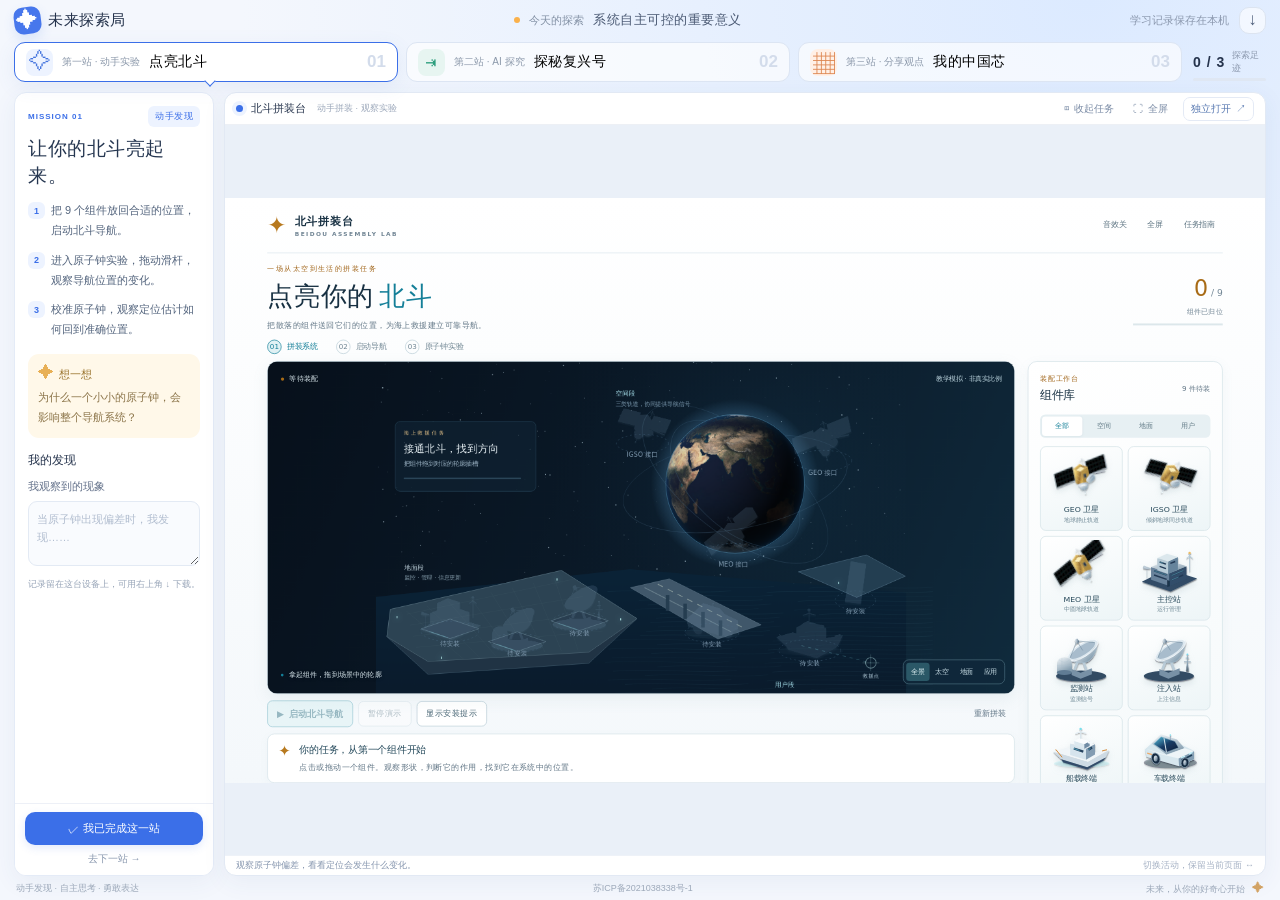
<file: site/index.html>
<!doctype html>
<html lang="zh-CN">
<head>
  <meta charset="utf-8">
  <meta name="viewport" content="width=device-width, initial-scale=1">
  <meta name="theme-color" content="#edf3ff">
  <title>未来探索局 · 自主可控课堂学习单</title>
  <link rel="icon" href="favicon.svg" type="image/svg+xml">
  <link rel="stylesheet" href="styles.css">
  <script defer src="config.js"></script>
  <script defer src="app.js"></script>
</head>
<body>
  <div class="app-shell" id="app-shell">
    <header class="header">
      <a class="brand" href="./"><span class="brand-mark" aria-hidden="true">✦</span><span>未来探索局<small>每一个小发现，都通向大未来</small></span></a>
      <div class="lesson-name"><span class="tiny-dot"></span>今天的探索 <b>系统自主可控的重要意义</b></div>
      <div class="header-actions"><span class="saved" id="save-status" role="status">学习记录保存在本机</span><button class="icon-button" id="export-button" title="下载我的学习记录" aria-label="下载我的学习记录">↓</button></div>
    </header>

    <nav class="journey" aria-label="课堂活动">
      <button class="station active" data-activity="0" aria-current="step"><span class="station-icon satellite" aria-hidden="true">✧</span><span class="station-copy"><small>第一站 · 动手实验</small><strong>点亮北斗</strong></span><span class="station-number">01</span><span class="station-check" hidden aria-label="已完成">✓</span></button>
      <span class="journey-link" aria-hidden="true">···</span>
      <button class="station" data-activity="1"><span class="station-icon train" aria-hidden="true">⇥</span><span class="station-copy"><small>第二站 · AI 探究</small><strong>探秘复兴号</strong></span><span class="station-number">02</span><span class="station-check" hidden aria-label="已完成">✓</span></button>
      <span class="journey-link" aria-hidden="true">···</span>
      <button class="station" data-activity="2"><span class="station-icon chip" aria-hidden="true">▦</span><span class="station-copy"><small>第三站 · 分享观点</small><strong>我的中国芯</strong></span><span class="station-number">03</span><span class="station-check" hidden aria-label="已完成">✓</span></button>
      <div class="journey-progress"><span id="progress-count">0 / 3</span><small>探索足迹</small><div class="progress-track"><i id="progress-fill"></i></div></div>
    </nav>

    <main class="workspace" id="workspace">
      <aside class="task-panel" id="task-panel" aria-label="活动任务与学习记录">
        <div class="task-scroll">
          <div class="mission-art" aria-hidden="true"><div class="orbit orbit-one"></div><div class="orbit orbit-two"></div><span class="art-star star-one">✦</span><span class="art-star star-two">✧</span><svg viewBox="0 0 140 120" class="mission-satellite"><g transform="rotate(-24 70 60)"><path d="M25 37h29v43H25zM86 37h29v43H86z" fill="#5187ff" stroke="#244697" stroke-width="3"/><path d="M35 37v43m10-43v43m51-43v43m10-43v43M25 51h29m-29 15h29m32-15h29m-29 15h29" stroke="#a6ccff" stroke-width="2"/><rect x="55" y="41" width="30" height="36" rx="8" fill="#fff1b3" stroke="#244697" stroke-width="3"/><path d="M70 41V24m-10 0h20M70 77v12" fill="none" stroke="#244697" stroke-width="3" stroke-linecap="round"/><circle cx="64" cy="55" r="2" fill="#244697"/><circle cx="76" cy="55" r="2" fill="#244697"/><path d="M65 63q5 5 10 0" fill="none" stroke="#244697" stroke-width="2" stroke-linecap="round"/></g></svg><span class="art-caption">小小探索家，出发！</span></div>
          <div class="task-eyebrow"><span id="task-kicker">MISSION 01</span><span class="task-tag" id="task-tag">动手发现</span></div>
          <h1 id="task-title">让你的北斗<br>亮起来。</h1>
          <p class="task-lead" id="task-lead">拼出一个系统，发现每个关键部件的力量。</p>
          <ol class="task-list" id="task-list"></ol>
          <div class="question-card"><span class="question-spark" aria-hidden="true">✦</span><strong id="question-title">想一想</strong><p id="question-text"></p></div>
          <section class="notes-section"><div class="notes-heading"><h2>我的发现</h2><span>边探索，边记录</span></div><div id="note-fields"></div><p class="notes-hint">记录留在这台设备上，可用右上角 ↓ 下载。</p></section>
        </div>
        <div class="task-bottom"><button class="complete-button" id="complete-button" aria-pressed="false"><span aria-hidden="true">✓</span><span id="complete-label">我已完成这一站</span></button><button class="next-button" id="next-button">去下一站 <span aria-hidden="true">→</span></button></div>
      </aside>

      <section class="activity-panel" aria-label="活动页面">
        <div class="activity-toolbar"><div class="activity-heading"><span class="live-dot" aria-hidden="true"></span><strong id="activity-title">北斗拼装台</strong><span id="activity-caption">动手拼装 · 观察实验</span></div><div class="activity-actions"><button class="tool-button" id="focus-button" aria-expanded="true" aria-controls="task-panel"><span aria-hidden="true">◫</span><span id="focus-label">收起任务</span></button><button class="tool-button" id="fullscreen-button"><span aria-hidden="true">⛶</span>全屏</button><a class="tool-button open-link" id="open-link" href="beidou/" target="_blank" rel="noopener noreferrer">独立打开 <span aria-hidden="true">↗</span></a></div></div>
        <div class="frame-stage" id="frame-stage"></div>
        <div class="activity-bottom"><span id="activity-tip">观察原子钟偏差，看看定位会发生什么变化。</span><span class="switch-hint">切换活动，保留当前页面 <span aria-hidden="true">↔</span></span></div>
      </section>
    </main>

    <footer class="site-footer"><span>动手发现 · 自主思考 · 勇敢表达</span><a href="https://beian.miit.gov.cn/" target="_blank" rel="noopener noreferrer">苏ICP备2021038338号-1</a><span class="footer-end">未来，从你的好奇心开始 <span aria-hidden="true">✦</span></span></footer>
  </div>
  <div class="toast" id="toast" role="status" hidden></div>
  <div class="celebration" id="celebration" aria-hidden="true"></div>
</body>
</html>
</file>
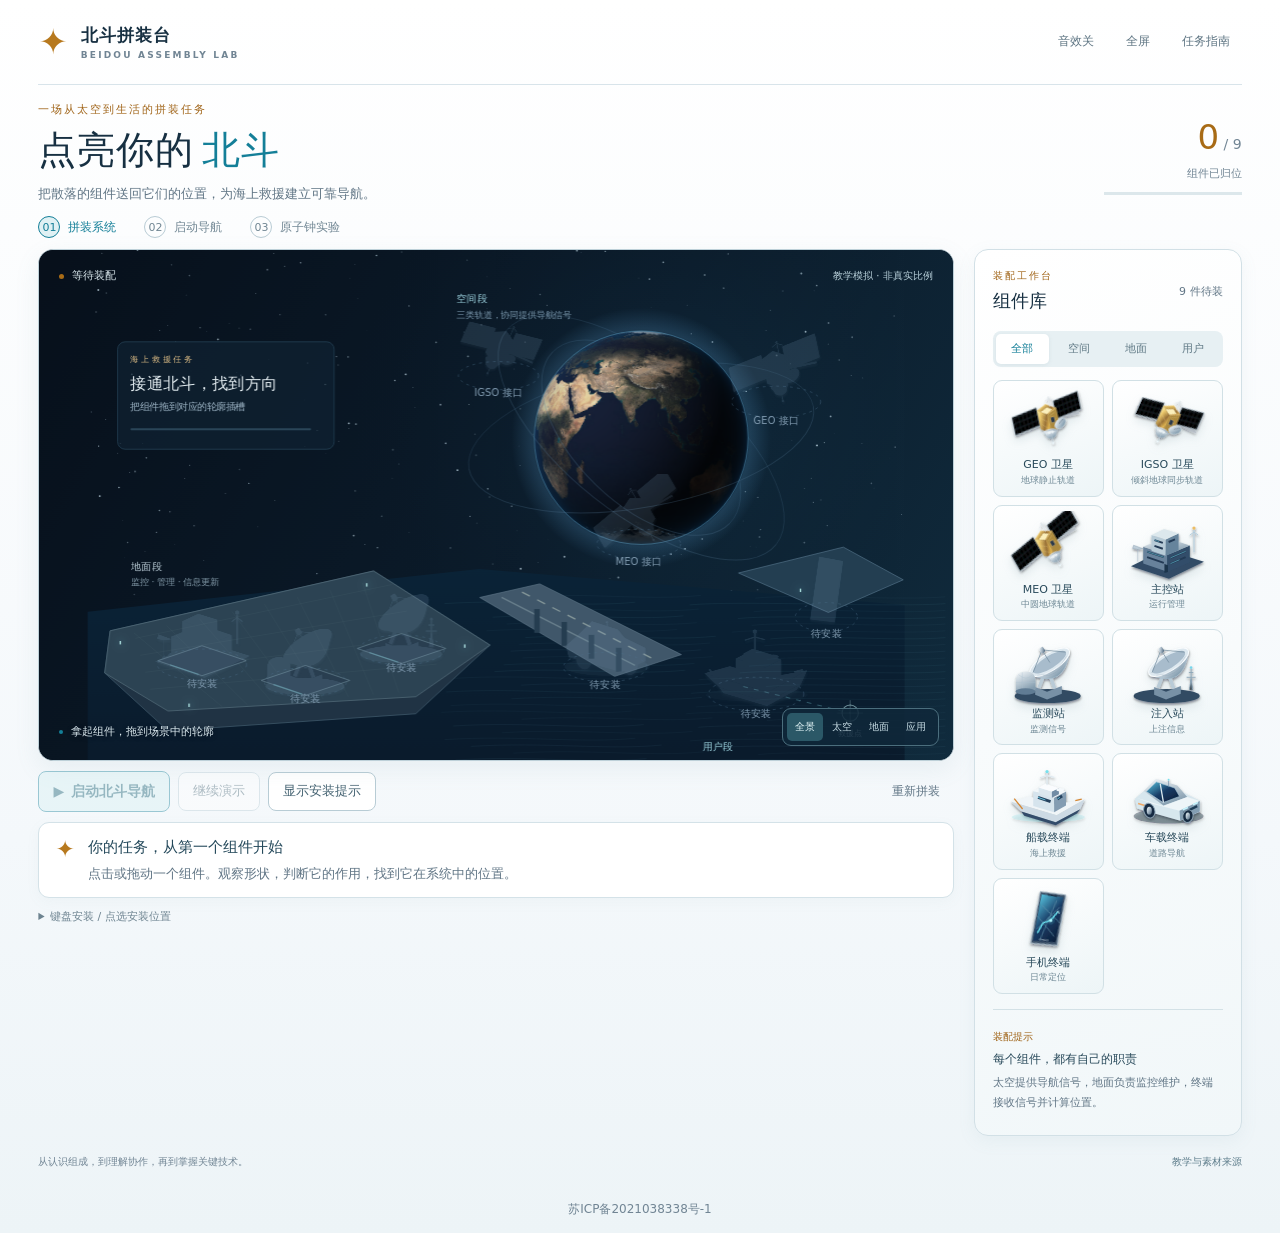
<file: site/beidou/index.html>
<!doctype html>
<html lang="zh-CN">
<head>
  <meta charset="UTF-8">
  <meta name="viewport" content="width=device-width, initial-scale=1, viewport-fit=cover">
  <meta name="theme-color" content="#f4f8fb">
  <link rel="icon" href="assets/satellite-geo.svg" type="image/svg+xml">
  <title>北斗拼装台 V2 · 原子钟现场实验</title>
  <link rel="stylesheet" href="style.css">
  <script defer src="engine.js"></script>
  <script defer src="scene.js"></script>
  <script defer src="clock-model.js"></script>
  <script defer src="clock-scene.js"></script>
  <script defer src="assets/asset-map.js"></script>
  <script defer src="game.js"></script>
</head>
<body>
<main class="game-shell">
  <header class="masthead">
    <a class="brand" href="#" aria-label="北斗拼装台首页"><span class="brand-star" aria-hidden="true">✦</span><span>北斗拼装台<small>BEIDOU ASSEMBLY LAB</small></span></a>
    <div class="header-actions"><button id="sound-button" class="icon-button" aria-pressed="false" aria-label="开启音效">音效关</button><button id="fullscreen-button" class="icon-button">全屏</button><button id="help-button" class="icon-button">任务指南</button></div>
  </header>
  <section class="intro"><div><p class="eyebrow">一场从太空到生活的拼装任务</p><h1>点亮你的<span>北斗</span></h1><p class="subtitle">把散落的组件送回它们的位置，为海上救援建立可靠导航。</p></div><div class="assembly-progress"><div><strong id="installed-count">0</strong><span> / 9</span></div><p id="progress-label">组件已归位</p><div class="progress-track" role="progressbar" aria-label="拼装进度" aria-valuemin="0" aria-valuemax="9" aria-valuenow="0"><span id="progress-fill"></span></div></div></section>
  <nav class="mission-steps" aria-label="任务进度"><span class="active" data-step="assembly"><b>01</b> 拼装系统</span><span data-step="running"><b>02</b> 启动导航</span><span data-step="challenge"><b>03</b> 原子钟实验</span></nav>
  <section class="play-layout">
    <div class="world-column">
      <div class="world-frame" id="world-frame">
        <div class="world-topline"><span><i id="state-dot"></i><span id="state-label">等待装配</span></span><span class="simulation-label">教学模拟 · 非真实比例</span></div>
        <canvas id="world" width="1200" height="750" aria-label="北斗拼装场景：太空中的卫星，地面站，以及车船与手机用户终端。可以拖动组件或使用下方键盘安装按钮。"></canvas>
        <div class="scene-loading" id="scene-loading">正在准备组件…</div>
        <div class="world-hint" id="world-hint"><span class="hint-dot"></span>从右侧拿起组件，拖到场景中的轮廓</div>
        <div class="world-view" aria-label="场景视角"><button class="active" data-view="all" aria-pressed="true">全景</button><button data-view="space" aria-pressed="false">太空</button><button data-view="ground" aria-pressed="false">地面</button><button data-view="user" aria-pressed="false">应用</button></div>
      </div>
      <div class="scene-controls"><button id="start-button" class="primary-button" disabled><span aria-hidden="true">▶</span> 启动北斗导航</button><button id="pause-button" class="secondary-button" disabled>暂停演示</button><button id="hint-button" class="secondary-button" aria-pressed="false">显示安装提示</button><button id="reset-button" class="quiet-button">重新拼装</button></div>
      <section class="clock-lab" id="clock-lab" aria-label="原子钟现场实验" hidden>
        <div class="clock-lab-header"><div><p class="eyebrow">原子钟现场实验</p><h2>一点时间偏差，位置会偏到哪里？</h2></div><button id="clock-exit" class="secondary-button">返回系统全景</button></div>
        <div class="clock-lab-body">
          <div class="clock-slider-area"><label for="clock-error-range"><span>亲手增大一颗卫星的时间基准偏差</span><strong><span id="clock-error-value">0</span><small> ns</small></strong></label><input id="clock-error-range" type="range" min="0" max="600" step="1" value="0" aria-describedby="clock-model-note"><div class="clock-ticks" aria-hidden="true"><span>0 · 同步</span><span>200 ns</span><span>400 ns</span><span>600 ns</span></div><div class="clock-slider-actions"><button id="clock-zero" class="secondary-button">校准原子钟 · 误差归零</button><span id="clock-live-hint" role="status" aria-live="polite">先从零开始，慢慢拖动滑杆。</span></div></div>
          <div class="clock-readouts"><div><span>这一颗卫星的测距误差</span><strong><span id="clock-range-error">0.0</span><small> 米</small></strong></div><div><span id="clock-position-label">船舶的平面定位偏差</span><strong class="clock-position-value"><span id="clock-position-error">0.0</span><small> 米</small></strong></div></div>
        </div>
        <div class="clock-targets" role="group" aria-label="重点观察的用户终端"><span>重点观察</span><button data-clock-target="car" aria-pressed="false">车辆</button><button data-clock-target="ship" class="active" aria-pressed="true">航船</button><button data-clock-target="phone" aria-pressed="false">手机</button></div>
        <p class="clock-model-note" id="clock-model-note">假设一颗卫星存在未校正钟差，其他观测正常。以四颗卫星的平面教学模型解算位置和接收机钟差；画面位移按局部尺度展示，真实定位偏差还取决于卫星几何与校正条件。</p>
      </section>
      <div class="message-box" id="message-box" role="status" aria-live="polite"><span class="message-icon" aria-hidden="true">✦</span><div><strong id="message-title">你的任务，从第一个组件开始</strong><p id="message-text">点击或拖动一个组件。观察形状，判断它的作用，找到它在系统中的位置。</p></div></div>
      <details class="keyboard-controls"><summary>键盘安装 / 点选安装位置</summary><div id="install-targets"></div></details>
      <section class="challenge-panel" id="challenge-panel" hidden><div class="challenge-header"><div><p class="eyebrow">关键技术，为什么重要？</p><h2>给运行中的北斗做一次原子钟实验</h2></div><span class="experiment-count" id="experiment-count">已观察 0 / 1</span></div><div class="experiment-buttons"><button data-experiment="clock"><img src="assets/clock.svg" alt="原子钟组件"><span><strong>卫星的“心脏”不准了</strong><small>亲手调节钟差，观察位置漂移</small></span><b aria-hidden="true">↗</b></button></div></section>
    </div>
    <aside class="parts-panel"><div class="parts-heading"><div><p class="eyebrow">装配工作台</p><h2 id="tray-title">组件库</h2></div><span id="tray-count">9 件</span></div><div class="parts-tabs" role="group" aria-label="筛选组件"><button class="active" data-group="all" aria-pressed="true">全部</button><button data-group="space" aria-pressed="false">空间</button><button data-group="ground" aria-pressed="false">地面</button><button data-group="user" aria-pressed="false">用户</button></div><div class="parts-grid" id="parts-grid"></div><div class="part-detail" id="part-detail"><span class="detail-kicker">装配提示</span><h3 id="detail-title">每个组件，都有自己的职责</h3><p id="detail-text">太空提供导航信号，地面负责监控维护，终端接收信号并计算位置。</p></div></aside>
  </section>
  <footer class="footer"><span>从认识组成，到理解协作，再到掌握关键技术。</span><button id="sources-button">教学与素材来源</button></footer>
  <div class="filing-footer"><a href="https://beian.miit.gov.cn/" target="_blank" rel="noopener noreferrer">苏ICP备2021038338号-1</a></div>
</main>
<div class="drag-sprite" id="drag-sprite" hidden><img alt="正在安装的组件"><span></span></div>
<dialog id="help-dialog"><form method="dialog"><button class="dialog-close" aria-label="关闭指南">×</button></form><p class="eyebrow">任务指南</p><h2>亲手，装好一个北斗系统</h2><ol class="guide-list"><li><b>拿起组件</b><span>拖动组件到场景中的轮廓。手机和平板可以直接拖动，也可以先点组件，再点安装位置。</span></li><li><b>让系统运行</b><span>完成 9 件组件后，启动导航，观察轨道、地面维护链路和卫星向终端播发的信号。</span></li><li><b>亲手制造时间偏差</b><span>点击“卫星的心脏不准了”，直接进入现场实验。拖动钟差滑杆，比较真实位置与导航估计位置，再将误差归零。</span></li></ol><p class="guide-note">三个卫星图形代表三类轨道，三类地面站与三个终端代表功能类型；数量、比例、轨道速度和故障效果均为教学示意。</p><button class="primary-button" id="help-done">开始拼装</button></dialog>
<dialog id="sources-dialog"><form method="dialog"><button class="dialog-close" aria-label="关闭来源">×</button></form><p class="eyebrow">教学与素材来源</p><h2>科学依据与模拟边界</h2><ul class="source-list"><li>《系统自主可控的重要意义》PDF 第 1–3 页，教材第 63–65 页：北斗的意义、原子钟及系统组成。</li><li><a href="http://www.beidou.gov.cn/xt/xtjs/" target="_blank" rel="noopener">北斗官网 · 系统介绍</a>：空间段、地面段、用户段，以及自主、开放、兼容、渐进的建设原则。</li><li>组件为手工绘制的 SVG 教学插画，外形不代表特定型号。地球纹理来自 <a href="https://github.com/mrdoob/three.js/tree/dev/examples/textures/planets" target="_blank" rel="noopener">three.js 示例资源</a>，使用范围以原素材授权为准。</li><li>运行展示压缩了时间与空间尺度。GEO 的地面相对静止以地球自转参考系理解；三维轨道、真实服务覆盖及系统冗余未在此完整建模。</li><li>原子钟实验采用四颗卫星观测的平面简化定位解算，同时估计接收机钟差。一颗卫星存在未校正钟差；其他观测正常。三类用户展示不同的示例几何条件，画面位移按局部尺度展示。</li><li>自主可控意味着掌握关键技术与运行维护能力，同时可以开放合作，并与其他导航系统兼容。</li></ul></dialog>
</body>
</html>
</file>
<file: site/styles.css>
@charset "UTF-8";
:root{font-family:Inter,"PingFang SC","Microsoft YaHei",sans-serif;color:#25334c;background:#edf3ff;font-synthesis:none;--blue:#3b6fe8;--muted:#8390a5;--border:#e5eaf3;--accent:#3b6fe8;--wash:#edf3ff}
*{box-sizing:border-box}body{margin:0}button,a,input,textarea{-webkit-tap-highlight-color:transparent}button,a{touch-action:manipulation}button{font:inherit;cursor:pointer}a{color:inherit;text-decoration:none}button{border:0}button:focus-visible,a:focus-visible,textarea:focus-visible{outline:3px solid #ffa946;outline-offset:3px}[hidden]{display:none!important}
.app-shell{height:100dvh;min-height:560px;display:flex;flex-direction:column;background:radial-gradient(ellipse at 85% 0,#dceaff 0,transparent 55%),#f4f7fd}.header{height:76px;flex-shrink:0;display:flex;align-items:center;justify-content:space-between;gap:20px;padding:0 28px}.brand{display:flex;align-items:center;gap:11px;font-size:21px;font-weight:850;letter-spacing:1px}.brand-mark{display:grid;place-items:center;background:#4777ec;color:#fff;width:40px;height:40px;border-radius:13px;font-size:31px;box-shadow:0 5px 12px #4377ec24;transform:rotate(-7deg)}.brand small{display:block;font-size:10px;letter-spacing:1px;font-weight:500;color:#8b98ae;margin-top:5px}.lesson-name{display:flex;align-items:center;gap:9px;font-size:11px;color:#8290a4}.lesson-name b{font-size:13px;letter-spacing:.5px;color:#4a5973}.tiny-dot{width:6px;height:6px;border-radius:50%;background:#fab14b}.header-actions{display:flex;align-items:center;gap:10px}.saved{font-size:11px;color:#8b98ae}.icon-button{width:34px;height:34px;border:1px solid #dce4f0;background:#fff9;border-radius:10px;color:#51617d;font-size:20px}.icon-button:hover{background:#fff}
.journey{display:flex;align-items:center;gap:12px;flex-shrink:0;padding:0 28px 18px}.station{position:relative;flex:1;min-width:0;display:flex;align-items:center;gap:13px;padding:14px 18px;border-radius:17px;border:1px solid #dce5f3;background:#ffffffa8;text-align:left;transition:transform .2s,background .2s,box-shadow .2s,border-color .2s}.station:hover{transform:translateY(-3px);background:#fff}.station.active{border-color:var(--accent);background:#fff;box-shadow:0 5px 20px #4c73b516}.station.active::after{content:"";position:absolute;bottom:-6px;left:50%;width:10px;height:10px;background:#fff;border-right:1px solid var(--accent);border-bottom:1px solid var(--accent);transform:rotate(45deg)}.station-icon{display:grid;place-items:center;width:45px;height:45px;border-radius:14px;font-size:34px;font-weight:400;flex-shrink:0}.satellite{background:#edf3ff;color:#4474de}.train{background:#e7f5f1;color:#2d9e7d}.chip{background:#fff0e6;color:#dd8650}.station-copy{display:flex;flex-direction:column;gap:6px}.station-copy small{color:#8b98aa;font-size:11px}.station-copy strong{font-size:18px;letter-spacing:1px}.station-number{margin-left:auto;color:#d3dceb;font-size:25px;font-weight:800}.station-check{display:grid;place-items:center;margin-left:auto;color:#fff;background:#31ad8b;width:26px;height:26px;border-radius:50%;font-weight:700}.journey-link{color:#afbed6;font-size:23px;letter-spacing:2px}.journey-progress{width:86px;padding-left:10px;flex-shrink:0}.journey-progress>span{font-size:20px;font-weight:800;letter-spacing:1px}.journey-progress small{display:block;font-size:10px;color:#8c99ae;margin:4px 0 10px}.progress-track{height:4px;border-radius:9px;background:#dfe7f3;overflow:hidden}.progress-track i{display:block;width:0;height:100%;background:#4b83f2;transition:width .5s}
.workspace{display:grid;grid-template-columns:280px minmax(0,1fr);gap:18px;padding:0 28px;flex:1;min-height:0}.workspace.focus-mode{grid-template-columns:minmax(0,1fr)}.workspace.focus-mode .task-panel{display:none}.task-panel{display:flex;flex-direction:column;border-radius:19px;background:#fff;min-height:0;border:1px solid #e4ebf7;overflow:hidden;box-shadow:0 6px 25px #2a4d8610}.task-scroll{padding:0 20px 12px;overflow-y:auto;scrollbar-width:thin;scrollbar-color:#d7e1f0 transparent}.mission-art{height:135px;position:relative;overflow:hidden;margin:0 -20px 16px;background:radial-gradient(circle at 50% 70%,#fff 0,#edf4ff 60%)}.mission-satellite{position:absolute;width:135px;height:115px;left:50%;top:3px;margin-left:-67px;animation:float 5s ease-in-out infinite}.orbit{position:absolute;left:50%;top:38px;width:195px;height:75px;border:1px dashed #c2d5f6;border-radius:50%;transform:translateX(-50%) rotate(-20deg)}.orbit-two{transform:translateX(-50%) rotate(23deg);width:160px;height:62px;top:44px}.art-star{position:absolute;color:#efb14f}.star-one{top:25px;left:40px;font-size:19px}.star-two{top:73px;right:32px;font-size:21px}.art-caption{position:absolute;bottom:9px;left:0;right:0;text-align:center;color:#869bbd;font-size:10px;letter-spacing:2px}.task-eyebrow{display:flex;justify-content:space-between;align-items:center;color:var(--accent);font-weight:700;font-size:10px;letter-spacing:1.5px}.task-tag{padding:4px 7px;border-radius:6px;background:var(--wash);font-size:10px;font-weight:500;letter-spacing:.5px}h1{font-size:27px;line-height:1.4;letter-spacing:1px;margin:12px 0 9px;color:#263751}.task-lead{font-size:12px;line-height:1.9;color:#8190a8;margin:0 0 18px}.task-list{list-style:none;padding:0;margin:0;counter-reset:task}.task-list li{counter-increment:task;position:relative;padding-left:27px;margin:13px 0;font-size:12px;line-height:1.8;color:#53647d}.task-list li::before{content:counter(task);position:absolute;left:0;top:1px;display:grid;place-items:center;width:19px;height:19px;border-radius:6px;color:var(--accent);background:var(--wash);font-size:10px;font-weight:700}.question-card{padding:14px;border-radius:11px;background:#fff8e9;margin:18px 0;color:#9b752f}.question-card strong{font-size:11px}.question-spark{margin-right:5px;color:#e8b056}.question-card p{margin:6px 0 0;font-size:12px;line-height:1.8;color:#8b7449}.notes-heading{display:flex;align-items:center;justify-content:space-between;margin-bottom:10px}.notes-heading h2{font-size:13px;margin:0}.notes-heading span{font-size:9px;color:#9ca6b6}.note-label{display:block;margin:10px 0;font-size:11px;color:#63718a}.note-label textarea{display:block;resize:vertical;width:100%;min-height:72px;margin-top:7px;border:1px solid #e3eaf4;border-radius:9px;padding:10px;color:#43526d;background:#f9fbfe;line-height:1.8;font:inherit}.note-label textarea::placeholder{color:#b1bdcf}.note-label textarea:focus{background:#fff;border-color:var(--accent)}.notes-hint{font-size:9px;line-height:1.8;color:#98a5b8}.task-bottom{margin-top:auto;flex-shrink:0;background:#fff;padding:12px 18px 10px;border-top:1px solid #edf0f7}.complete-button{display:flex;align-items:center;justify-content:center;gap:8px;width:100%;border-radius:10px;padding:12px 6px;background:var(--accent);color:#fff;font-size:12px;font-weight:600;box-shadow:0 3px 9px #436fe626;transition:transform .2s}.complete-button:hover{transform:translateY(-2px)}.complete-button[aria-pressed=true]{background:#eaf8f2;color:#269371;box-shadow:none}.next-button{background:transparent;color:#8796ad;width:100%;padding:10px 0 1px;font-size:11px;display:flex;align-items:center;justify-content:center;gap:8px}
.activity-panel{border:1px solid #e2e9f4;border-radius:19px;background:#fff;overflow:hidden;display:flex;flex-direction:column;min-width:0;min-height:0;box-shadow:0 6px 25px #2a4d8610}.activity-toolbar{height:54px;display:flex;align-items:center;justify-content:space-between;gap:8px;flex-shrink:0;padding:0 17px;border-bottom:1px solid #edf0f5}.activity-heading{display:flex;align-items:center;gap:8px;min-width:0}.live-dot{width:7px;height:7px;background:var(--accent);border-radius:50%;box-shadow:0 0 0 4px var(--wash);flex-shrink:0}.activity-heading strong{font-size:12px;white-space:nowrap}.activity-heading>span:last-child{color:#9ba7ba;font-size:10px;margin-left:3px;white-space:nowrap}.activity-actions{display:flex;align-items:center;gap:5px}.tool-button{display:flex;align-items:center;gap:5px;white-space:nowrap;font-size:10px;background:transparent;color:#7b8ca6;padding:7px 8px;border-radius:7px}.tool-button:hover{background:#f0f4fb;color:#3c6acb}.open-link{border:1px solid #e4eaf5;color:#5778b1;margin-left:3px}.frame-stage{position:relative;flex:1;min-height:0;background:#f5f8fd}.frame-stage iframe{position:absolute;inset:0;width:100%;height:100%;border:0;background:#fff}.frame-loading{position:absolute;inset:0;z-index:2;display:flex;flex-direction:column;align-items:center;justify-content:center;background:#f8faff;color:#8192b0;gap:14px;font-size:13px}.loader-orbit{width:42px;height:42px;border:2px solid #dce7fb;border-top-color:#5785e4;border-radius:50%;animation:spin 1.2s linear infinite}.loading-open{color:#4974cc;font-size:11px}.activity-bottom{height:33px;flex-shrink:0;padding:0 15px;display:flex;align-items:center;justify-content:space-between;gap:12px;border-top:1px solid #eef2f8;font-size:10px;color:#8595ae}.switch-hint{color:#a5b1c4;white-space:nowrap}.site-footer{height:36px;flex-shrink:0;display:flex;align-items:center;justify-content:space-between;padding:0 30px;font-size:9px;color:#9ca8b9;gap:14px}.site-footer a:hover{color:#5576b3}.footer-end span{color:#d2a365;font-size:12px;margin-left:4px}.toast{position:fixed;bottom:55px;left:50%;transform:translateX(-50%);z-index:10;background:#273a58;color:white;padding:12px 21px;border-radius:13px;box-shadow:0 6px 25px #273a5830;font-size:12px;max-width:90vw;text-align:center}.celebration{position:fixed;inset:0;pointer-events:none;z-index:12;overflow:hidden}.celebration i{position:absolute;left:50%;top:25%;color:var(--accent);font-style:normal;font-size:21px;animation:confetti 1.2s ease-out forwards;transform:translate(0,0)}
@keyframes float{0%,100%{transform:translateY(0) rotate(-2deg)}50%{transform:translateY(-6px) rotate(2deg)}}@keyframes spin{to{transform:rotate(360deg)}}@keyframes confetti{to{transform:translate(var(--dx),var(--dy)) rotate(var(--turn));opacity:0}}
@media(min-width:1650px){.workspace{grid-template-columns:315px minmax(0,1fr)}.task-scroll{padding:0 26px 15px}.mission-art{margin:0 -26px 20px;height:165px}.mission-satellite{width:165px;height:135px;margin-left:-82px;top:12px}.orbit{top:58px}.orbit-two{top:64px}.task-lead,.task-list li,.question-card p{font-size:14px}h1{font-size:31px}.notes-heading h2{font-size:15px}.note-label{font-size:13px}.note-label textarea{min-height:96px}.activity-toolbar{height:60px}.activity-heading strong{font-size:14px}.tool-button{font-size:12px}.activity-bottom{height:37px;font-size:11px}}
@media(max-width:1050px){.lesson-name{display:none}.workspace{grid-template-columns:240px minmax(0,1fr);gap:12px;padding:0 16px}.header{padding:0 18px}.journey{padding:0 16px 16px;gap:8px}.journey-link{display:none}.station{padding:12px;gap:9px}.station-copy strong{font-size:16px}.station-icon{width:37px;height:37px;font-size:29px}.station-number{font-size:20px}.journey-progress{width:66px}.activity-heading>span:last-child,.switch-hint{display:none}.task-scroll{padding:0 16px 10px}.mission-art{margin-left:-16px;margin-right:-16px}.footer-end{display:none}.site-footer{justify-content:center}}
@media(max-width:700px){.app-shell{min-height:680px}.header{height:66px;padding:0 13px}.brand{font-size:18px;gap:9px}.brand small{font-size:8px}.brand-mark{width:34px;height:34px;font-size:26px}.saved{display:none}.journey{padding:0 10px 12px;gap:6px}.station{padding:11px 8px;gap:6px;border-radius:12px}.station-icon{display:none}.station-copy small{font-size:8px;white-space:nowrap}.station-copy strong{font-size:13px;letter-spacing:0}.station-number{font-size:14px}.station-check{width:18px;height:18px;font-size:11px}.journey-progress{display:none}.workspace{padding:0 10px;grid-template-columns:1fr;gap:10px}.task-panel{max-height:225px}.task-scroll{padding:12px 15px}.mission-art,.task-lead{display:none}h1{font-size:17px;margin:5px 0}h1 br{display:none}.task-eyebrow{font-size:8px}.task-tag{font-size:8px}.notes-heading{margin-top:8px}.notes-heading span{font-size:8px}.note-label textarea{min-height:48px}.notes-hint{margin:0}.task-bottom{padding:8px 13px;display:flex;gap:10px}.complete-button{font-size:11px;padding:9px}.next-button{width:90px;flex-shrink:0;padding:0}.activity-toolbar{height:45px;padding:0 10px}.tool-button{font-size:9px;padding:6px}.activity-heading strong{font-size:11px}.activity-actions{gap:1px}.activity-bottom{height:29px;font-size:9px}.site-footer{height:32px;font-size:8px;gap:10px;padding:0 10px}.station.active::after{bottom:-5px;width:8px;height:8px}.workspace.focus-mode .activity-panel{grid-row:1/-1}}
@media(max-width:700px){.workspace{grid-template-rows:225px minmax(0,1fr)}.workspace.focus-mode{grid-template-rows:minmax(0,1fr)}}
/* Keep the classroom chrome compact so the activity gets most of the screen. */
@media(min-width:701px){
  .app-shell{min-height:480px}
  .header{height:40px;padding:0 14px;gap:12px}
  .brand{font-size:15px;gap:7px;letter-spacing:.5px}
  .brand-mark{width:27px;height:27px;border-radius:9px;font-size:22px}
  .brand small{display:none}
  .icon-button{width:27px;height:27px;font-size:17px}
  .journey{gap:8px;padding:0 14px 8px;height:52px}
  .station{padding:6px 11px;border-radius:11px;gap:9px;height:40px}
  .station-icon{width:27px;height:27px;border-radius:8px;font-size:22px}
  .station-copy{flex-direction:row;align-items:center;gap:9px}
  .station-copy small{font-size:10px}
  .station-copy strong{font-size:14px;letter-spacing:.5px}
  .station-number{font-size:17px}
  .station-check{width:20px;height:20px;font-size:12px}
  .station:hover{transform:translateY(-1px)}
  .station.active::after{width:7px;height:7px;bottom:-4px}
  .journey-link{display:none}
  .journey-progress{width:76px;display:flex;align-items:center;gap:7px;padding-left:3px;position:relative}
  .journey-progress>span{font-size:14px;white-space:nowrap}
  .journey-progress small{font-size:9px;margin:0}
  .journey-progress .progress-track{position:absolute;bottom:-6px;left:3px;right:0;height:3px}
  .workspace{grid-template-columns:200px minmax(0,1fr);gap:10px;padding:0 14px}
  .task-panel,.activity-panel{border-radius:12px}
  .task-scroll{padding:13px 13px 10px}
  .mission-art,.task-lead{display:none}
  h1{font-size:19px;line-height:1.4;margin:9px 0 12px;letter-spacing:.5px}
  h1 br{display:none}
  .task-eyebrow{font-size:8px;letter-spacing:1px}
  .task-tag{font-size:9px}
  .task-list li{font-size:11px;line-height:1.8;margin:10px 0;padding-left:23px}
  .task-list li::before{width:17px;height:17px;font-size:9px}
  .question-card{padding:10px;margin:14px 0}
  .question-card p{font-size:11px}
  .notes-heading h2{font-size:12px}
  .notes-heading span{display:none}
  .note-label{font-size:11px}
  .note-label textarea{min-height:65px;padding:8px;line-height:1.7}
  .task-bottom{padding:8px 10px}
  .complete-button{padding:9px 4px;font-size:11px;gap:4px}
  .next-button{padding-top:7px;font-size:10px}
  .activity-toolbar{height:32px;padding:0 11px}
  .activity-heading strong{font-size:11px}
  .activity-heading>span:last-child{font-size:9px}
  .tool-button{font-size:10px;padding:4px 7px}
  .activity-bottom{height:20px;font-size:9px;padding:0 11px}
  .site-footer{height:24px;padding:0 16px;font-size:9px}
  .frame-stage{overflow:hidden;background:#eaf0f8}
}
@media(min-width:701px) and (max-width:1100px){.station-copy small{display:none}.workspace{grid-template-columns:180px minmax(0,1fr)}}
@media(prefers-reduced-motion:reduce){*,*::before,*::after{animation:none!important;transition:none!important;scroll-behavior:auto!important}}
</file>
<file: site/beidou/style.css>
:root{color-scheme:dark;--bg:#07121e;--surface:#0e1d2d;--surface2:#132538;--line:#20374d;--muted:#95acc0;--text:#eaf3f9;--cyan:#83e3f3;--gold:#e6c48a;--font:Inter,"PingFang SC","Microsoft YaHei",system-ui,sans-serif}
*{box-sizing:border-box}body{margin:0;background:radial-gradient(ellipse at 45% 0,#132939 0,transparent 55%),var(--bg);font:14px/1.6 var(--font);color:var(--text)}button,input{font:inherit}button{cursor:pointer}button:disabled{cursor:default;opacity:.4}button:focus-visible,a:focus-visible,summary:focus-visible{outline:2px solid var(--cyan);outline-offset:4px}button,a{-webkit-tap-highlight-color:transparent}button{color:inherit}a{color:var(--cyan)}[hidden]{display:none!important}.game-shell{max-width:1550px;margin:auto;padding:0 40px}.masthead{display:flex;align-items:center;justify-content:space-between;padding:24px 0;border-bottom:1px solid #21374a}.brand{text-decoration:none;color:var(--text);display:flex;align-items:center;gap:12px;font-size:17px;font-weight:600;letter-spacing:1px}.brand-star{color:var(--gold);font-size:35px;font-weight:400}.brand small{display:block;font-size:9px;color:var(--muted);letter-spacing:2.2px;line-height:1.5}.header-actions{display:flex;gap:8px}.icon-button{border:1px solid transparent;background:transparent;color:var(--muted);border-radius:8px;padding:7px 11px;font-size:12px}.icon-button:hover{background:var(--surface);color:var(--text)}.intro{display:flex;justify-content:space-between;align-items:center;padding:26px 0 20px;gap:24px}.eyebrow{color:var(--gold);font-size:11px;letter-spacing:2px;margin:0 0 7px}.intro h1{font-size:clamp(27px,3vw,40px);line-height:1.25;letter-spacing:1px;margin:0;font-weight:500}.intro h1 span{color:var(--cyan);margin-left:8px}.subtitle{color:var(--muted);margin:10px 0 0;font-size:13px}.assembly-progress{min-width:138px;text-align:right}.assembly-progress strong{font-size:34px;font-weight:500;color:var(--gold);font-variant-numeric:tabular-nums}.assembly-progress span{color:var(--muted)}.assembly-progress p{margin:0 0 10px;font-size:11px;color:var(--muted)}.progress-track{height:3px;background:#243a4c}.progress-track span{height:100%;display:block;background:var(--gold);width:0;transition:width .35s}.mission-steps{display:flex;gap:28px;margin-bottom:18px;color:#67849c;font-size:12px}.mission-steps span{position:relative;display:flex;align-items:center;gap:8px}.mission-steps b{font-size:11px;font-weight:500;border:1px solid #34485c;border-radius:50%;width:22px;height:22px;display:grid;place-items:center}.mission-steps .active{color:var(--cyan)}.mission-steps .active b{border-color:var(--cyan);background:#173a47}.mission-steps .done{color:var(--gold)}.play-layout{display:grid;grid-template-columns:minmax(0,1fr) 268px;gap:20px;align-items:start}.world-column{min-width:0}.world-frame{position:relative;overflow:hidden;border-radius:15px;border:1px solid #244057;background:#070f1a;isolation:isolate}.world-topline{position:absolute;z-index:2;left:20px;right:20px;top:17px;display:flex;justify-content:space-between;align-items:center;gap:10px;pointer-events:none;font-size:11px;color:#c2d5e2}.world-topline>span:first-child{display:flex;align-items:center;gap:8px}#state-dot{display:inline-block;width:5px;height:5px;border-radius:50%;background:var(--gold)}#state-dot.running{background:var(--cyan);box-shadow:0 0 10px var(--cyan)}#state-dot.fault{background:#f5ab88;box-shadow:0 0 10px #f5ab88}.simulation-label{color:#7898b2;font-size:10px}#world{display:block;width:100%;aspect-ratio:1200/750;touch-action:none}.scene-loading{position:absolute;inset:0;display:grid;place-items:center;background:#071320b8;color:var(--cyan);font-size:14px}.world-hint{position:absolute;bottom:20px;left:20px;font-size:11px;display:flex;gap:8px;align-items:center;color:#bfd0de;max-width:calc(100% - 205px);pointer-events:none;text-shadow:0 1px 4px #041020}.hint-dot{width:4px;height:4px;display:inline-block;background:var(--cyan);border-radius:50%;flex-shrink:0}.world-view{position:absolute;right:14px;bottom:14px;display:flex;padding:4px;background:#0a1929dc;border:1px solid #345066;border-radius:9px;gap:1px}.world-view button{border:0;background:transparent;border-radius:5px;color:#94adc3;font-size:10px;padding:5px 8px;min-height:28px}.world-view button.active{background:#284356;color:var(--cyan)}.scene-controls{display:flex;flex-wrap:wrap;align-items:center;gap:8px;padding:15px 0}.primary-button,.secondary-button,.quiet-button{min-height:39px;border-radius:8px;padding:8px 14px;font-size:12px}.primary-button{border:1px solid #90e6ee;background:var(--cyan);color:#0a2836;font-weight:600;display:flex;gap:7px;align-items:center;justify-content:center}.primary-button:hover:not(:disabled){background:#b4f1f5;box-shadow:0 0 20px #83e3f320}.secondary-button{border:1px solid #294457;background:#102333;color:#b7cedc}.secondary-button:hover:not(:disabled),.secondary-button[aria-pressed=true]{border-color:#69b3c2;color:var(--cyan)}.quiet-button{border:0;background:transparent;color:#8da9bf;margin-left:auto}.quiet-button:hover{color:var(--text)}.message-box{display:flex;align-items:flex-start;gap:13px;padding:16px 18px;background:#102233;border:1px solid #213d50;border-radius:11px;min-height:98px}.message-icon{color:var(--gold);font-size:23px;line-height:1.25}.message-box strong{font-size:13px;font-weight:500;display:block}.message-box p{color:var(--muted);font-size:12px;margin:5px 0 0}.message-box.error{border-color:#78513d}.message-box.error .message-icon{color:#f2b391}.message-box.success{border-color:#406361}.keyboard-controls{margin:10px 0;font-size:11px;color:#7692a8}.keyboard-controls summary{cursor:pointer;width:fit-content}.keyboard-controls>div{display:flex;gap:6px;flex-wrap:wrap;padding:10px 0}.keyboard-controls button{border:1px solid #334b5d;border-radius:6px;padding:6px 8px;background:#102333;font-size:11px;color:#b7cedc}.parts-panel{background:linear-gradient(155deg,#112335,#0d1b2a);border:1px solid #253f53;border-radius:14px;padding:18px}.parts-heading{display:flex;align-items:center;justify-content:space-between;margin-bottom:15px}.parts-heading .eyebrow{font-size:10px;margin:0 0 3px}.parts-heading h2{margin:0;font-size:18px;font-weight:500}.parts-heading>span{font-size:11px;color:var(--muted)}.parts-tabs{display:flex;gap:3px;padding:3px;background:#081725;border-radius:8px;margin-bottom:13px}.parts-tabs button{flex:1;border:0;background:transparent;padding:6px 3px;font-size:11px;color:#89a3b8;border-radius:5px;min-height:30px}.parts-tabs button.active{background:#254054;color:var(--cyan)}.parts-grid{display:grid;grid-template-columns:repeat(2,minmax(0,1fr));gap:8px}.part-card{position:relative;min-width:0;padding:5px 6px 8px;border:1px solid #263f54;border-radius:9px;background:linear-gradient(160deg,#1b3146,#112338);text-align:center;touch-action:none;user-select:none;-webkit-user-select:none;transition:border-color .2s,background .2s;cursor:grab}.part-card:hover{border-color:#6697af;background:#20394e}.part-card:active{cursor:grabbing}.part-card.selected{border-color:var(--cyan);box-shadow:0 0 0 1px #83e3f330;background:#203b4e}.part-card.installed{background:#112a2e;border-color:#285054;cursor:pointer}.part-card.installed img{opacity:.5}.part-card img{display:block;width:100%;height:71px;object-fit:contain;pointer-events:none;filter:drop-shadow(0 5px 5px #06132299)}.part-card .part-name{display:block;font-size:11px;color:#dbeaf3;line-height:1.45}.part-card .part-subtitle{font-size:9px;color:#8aabc3;display:block;line-height:1.6}.part-check{position:absolute;top:4px;right:6px;font-size:10px;color:var(--cyan)}.part-detail{border-top:1px solid #2a4357;margin-top:15px;padding-top:14px}.detail-kicker{font-size:10px;color:var(--gold)}.part-detail h3{font-size:12px;margin:4px 0;font-weight:500}.part-detail p{font-size:11px;color:var(--muted);margin:4px 0;line-height:1.8}.drag-sprite{position:fixed;top:0;left:0;z-index:99;width:160px;pointer-events:none;transform:translate(-50%,-50%);text-align:center;filter:drop-shadow(0 0 14px #72d8ed40)}.drag-sprite img{width:100%;height:126px;object-fit:contain;display:block}.drag-sprite span{display:block;font-size:11px;color:#c5f3fc;text-shadow:0 1px 6px #000}.challenge-panel{margin-top:20px;border-top:1px solid #253c4e;padding-top:20px}.challenge-header{display:flex;align-items:center;justify-content:space-between;gap:15px}.challenge-header h2{font-size:15px;font-weight:500;margin:0}.challenge-header .eyebrow{font-size:10px}.experiment-count{white-space:nowrap;font-size:11px;color:var(--muted)}.experiment-buttons{display:grid;grid-template-columns:1fr 1fr;gap:10px;margin-top:14px}.experiment-buttons button{display:flex;align-items:center;gap:8px;text-align:left;border:1px solid #284458;border-radius:10px;background:#112636;padding:10px;min-width:0}.experiment-buttons button:hover{border-color:#64a5b8}.experiment-buttons img{width:59px;height:52px;object-fit:contain}.experiment-buttons strong{font-size:12px;font-weight:500;display:block}.experiment-buttons small{font-size:10px;color:var(--muted);display:block}.experiment-buttons b{margin-left:auto;color:var(--gold);font-size:18px;font-weight:400}.experiment-buttons button.observed{border-color:#406462}.footer{display:flex;justify-content:space-between;gap:16px;color:#6f8da4;font-size:10px;padding:24px 0 30px}.footer button{border:0;padding:0;background:transparent;color:#8fadc1;font-size:10px}.footer button:hover{color:var(--cyan)}dialog{background:#0f2434;color:var(--text);border:1px solid #426277;border-radius:16px;padding:30px;max-width:min(580px,calc(100% - 28px));max-height:calc(100dvh - 40px);box-shadow:0 20px 80px #0009}dialog::backdrop{background:#010915ba;backdrop-filter:blur(6px)}dialog h2{font-size:23px;font-weight:500;margin:8px 0 20px}dialog form{position:absolute;right:16px;top:12px}.dialog-close{background:transparent;border:0;font-size:26px;color:#a5b9c9;line-height:1;min-width:32px;min-height:32px}.guide-list{list-style:none;counter-reset:guide;display:grid;gap:20px;padding:0}.guide-list li{counter-increment:guide;position:relative;padding-left:38px}.guide-list li:before{content:counter(guide);position:absolute;left:0;top:0;width:25px;height:25px;border:1px solid #467086;border-radius:50%;display:grid;place-items:center;color:var(--cyan);font-size:12px}.guide-list b{font-size:14px;font-weight:500;display:block}.guide-list span{color:var(--muted);font-size:12px;display:block;margin-top:3px}.guide-note{font-size:11px;color:var(--muted);background:#142c3f;padding:13px;border-radius:8px;margin:20px 0}.experiment-question{color:var(--muted);font-size:13px}.answers{display:grid;gap:9px;margin:18px 0}.answers button{background:#153043;border:1px solid #34556a;border-radius:8px;text-align:left;padding:12px;color:#dcebf4;font-size:13px}.answers button.selected{border-color:var(--cyan);background:#20485a}.answers button.incorrect{border-color:#b78663}.experiment-result{background:#153b42;border-radius:9px;padding:15px;font-size:12px;margin:14px 0}.experiment-result strong{font-weight:500;color:var(--cyan)}.experiment-result p{color:#c4d8e2;margin:6px 0}.experiment-range{font-size:12px;margin:20px 0}.experiment-range label{display:flex;justify-content:space-between;color:var(--gold)}.experiment-range input{width:100%;accent-color:var(--cyan);margin:12px 0}.experiment-range p{font-size:11px;color:var(--muted)}.experiment-dialog-actions{display:flex;justify-content:flex-end;margin-top:20px}.source-list{font-size:12px;color:var(--muted);padding-left:20px;display:grid;gap:15px}
@media(min-width:1500px){.play-layout{grid-template-columns:minmax(0,1fr) 300px}.part-card img{height:83px}.part-name{font-size:12px!important}}
@media(max-width:1100px){.game-shell{padding:0 24px}.play-layout{grid-template-columns:minmax(0,1fr) 232px;gap:14px}.parts-panel{padding:14px}.world-hint{font-size:10px;max-width:calc(100% - 180px);left:14px}.world-view{right:10px;bottom:10px}.world-view button{padding:5px 6px}.part-card img{height:63px}.part-card .part-subtitle{display:none}}
@media(max-width:850px){.play-layout{grid-template-columns:1fr}.parts-panel{order:-1;padding:14px}.parts-heading{margin-bottom:8px}.parts-tabs{max-width:350px;margin-bottom:9px}.parts-grid{grid-template-columns:repeat(5,minmax(0,1fr))}.part-card img{height:64px}.part-detail{display:none}.world-frame{border-radius:12px}.parts-heading h2{font-size:15px}.parts-heading .eyebrow{display:none}.intro{padding-top:22px}.subtitle{font-size:12px}.world-topline{font-size:10px}.world-hint{font-size:11px}}
@media(max-width:540px){.game-shell{padding:0 14px}.masthead{padding:16px 0}.brand{font-size:14px;gap:8px}.brand-star{font-size:28px}.brand small{font-size:8px;letter-spacing:1px}.header-actions{gap:0}.icon-button{font-size:10px;padding:6px}.header-actions #fullscreen-button{display:none}.intro{gap:10px;align-items:flex-start;padding:21px 0 17px}.intro .eyebrow{font-size:9px;letter-spacing:1px}.intro h1{font-size:28px}.subtitle{font-size:11px;max-width:260px}.assembly-progress{min-width:70px}.assembly-progress strong{font-size:28px}.assembly-progress p{font-size:9px}.mission-steps{gap:16px;font-size:10px;margin-bottom:14px}.mission-steps b{height:19px;width:19px;font-size:9px}.mission-steps span{gap:5px}.parts-panel{padding:11px}.parts-grid{grid-template-columns:repeat(3,minmax(0,1fr));gap:7px}.part-card img{height:60px}.part-card .part-subtitle{display:block;font-size:9px}.parts-tabs button{min-height:33px}.world-topline{left:12px;right:12px;top:12px}.simulation-label{font-size:9px}#world{aspect-ratio:1/1;min-height:300px}.world-hint{bottom:55px;left:13px;max-width:calc(100% - 26px);font-size:10px}.world-view{left:12px;right:auto;bottom:12px}.world-view button{min-height:28px;min-width:47px}.scene-controls{gap:6px}.primary-button,.secondary-button,.quiet-button{font-size:11px;padding:8px 11px;min-height:38px}.quiet-button{margin-left:0;padding-left:6px}.message-box{padding:13px;min-height:106px;gap:10px}.message-box strong{font-size:12px}.message-box p{font-size:11px}.challenge-header{align-items:flex-start}.challenge-header h2{font-size:13px}.experiment-count{font-size:10px}.experiment-buttons{grid-template-columns:1fr}.experiment-buttons img{width:66px}.experiment-buttons small{font-size:11px}.footer{font-size:9px;align-items:flex-start;padding:20px 0}.footer>span{max-width:200px}.footer button{font-size:9px;white-space:nowrap}dialog{padding:25px 20px}dialog h2{font-size:20px}}
@media(pointer:coarse){.icon-button,.primary-button,.secondary-button,.quiet-button,.parts-tabs button,.world-view button,.keyboard-controls button,.footer button,.dialog-close{min-height:44px}.world-hint{bottom:66px}.part-card{min-height:98px}}
@media(prefers-reduced-motion:reduce){*{scroll-behavior:auto!important;transition:none!important}}

/* The stage opens up as the component tray recedes, then the clock experiment rises below it. */
.play-layout{transition:grid-template-columns .95s cubic-bezier(.22,.72,.16,1),gap .95s ease}
.parts-panel{min-width:0;max-height:1400px;transition:opacity .55s ease,transform .8s ease,max-height .8s ease,padding .8s ease}
.world-frame{scroll-margin-top:16px;transition:border-color .8s ease,box-shadow .8s ease}
.clock-focus .play-layout{grid-template-columns:minmax(0,1fr) 0;gap:0}
.clock-focus .parts-panel{opacity:0;transform:translateX(35px);max-height:0;padding:0;border:0;overflow:hidden;pointer-events:none}
.clock-focus .world-frame{border-color:#5b8b96;box-shadow:0 0 0 1px #619bab1c,0 22px 80px #010c1a55}
.clock-focus #world{aspect-ratio:auto;height:clamp(370px,calc(100dvh - 270px),720px)}
.clock-focus .world-view,.clock-focus .scene-controls,.clock-focus .keyboard-controls,.clock-focus .challenge-panel,.clock-focus .message-box{display:none}
.clock-focus .world-hint{bottom:13px;max-width:calc(100% - 35px);color:#bdd7de}
.clock-lab{margin-top:18px;padding:23px 25px;background:linear-gradient(125deg,#143040,#0d2434);border:1px solid #305365;border-radius:14px;box-shadow:0 12px 35px #020e1822}
.clock-focus .clock-lab{animation:clock-lab-rise .72s cubic-bezier(.2,.7,.2,1) .15s both}
.clock-lab-header{display:flex;justify-content:space-between;align-items:center;gap:15px;margin-bottom:22px}
.clock-lab-header h2{font-size:19px;font-weight:500;margin:0;color:#e5f2f5;line-height:1.5}
.clock-lab-header .eyebrow{font-size:10px;margin-bottom:3px}
.clock-lab-header .secondary-button{white-space:nowrap;border-color:#416475}
.clock-lab-body{display:grid;grid-template-columns:minmax(0,1fr) 350px;gap:44px;align-items:start}
.clock-slider-area label{display:flex;align-items:center;justify-content:space-between;gap:12px;font-size:12px;color:#b7d1dc}
.clock-slider-area label strong{font-size:26px;line-height:1.3;font-weight:500;font-variant-numeric:tabular-nums;color:#edc58b;white-space:nowrap}
.clock-slider-area label small{font-size:13px;color:#b79e7b}
#clock-error-range{display:block;width:100%;margin:18px 0 9px;accent-color:#e7b678;appearance:none;-webkit-appearance:none;outline-offset:5px;background:linear-gradient(90deg,#77ccda,#e7b678);height:4px;border-radius:3px;cursor:ew-resize;touch-action:pan-y}
#clock-error-range::-webkit-slider-thumb{appearance:none;-webkit-appearance:none;width:22px;height:22px;border:4px solid #173545;border-radius:50%;background:#efc991;box-shadow:0 0 0 1px #ddb67e,0 0 15px #d6a95c44;cursor:ew-resize}
#clock-error-range::-moz-range-thumb{width:16px;height:16px;border:3px solid #173545;border-radius:50%;background:#efc991;box-shadow:0 0 0 1px #ddb67e}
.clock-ticks{display:flex;justify-content:space-between;font-size:10px;color:#849eae}
.clock-slider-actions{display:flex;gap:15px;align-items:center;margin-top:17px}
.clock-slider-actions .secondary-button{font-size:11px;white-space:nowrap;color:#a6d9df;border-color:#3f6976}
.clock-slider-actions>span{font-size:11px;color:#a3bfcc;line-height:1.6}
.clock-readouts{display:grid;grid-template-columns:1fr 1fr;gap:24px;border-left:1px solid #3f5b68;padding-left:25px;padding-top:3px}
.clock-readouts>div>span{font-size:11px;display:block;color:#a3bccb;line-height:1.5;min-height:33px}
.clock-readouts strong{font-size:31px;line-height:1.7;font-variant-numeric:tabular-nums;color:#b5e5e8;font-weight:500;white-space:nowrap}
.clock-readouts small{font-size:11px;color:#94acba}
.clock-readouts .clock-position-value{color:#edc48e}
.clock-targets{display:flex;align-items:center;gap:8px;margin-top:20px;padding-top:16px;border-top:1px solid #2e4b5d}
.clock-targets>span{font-size:11px;color:#91b0c1;margin-right:6px}
.clock-targets button{border:1px solid #365869;background:#122c3d;border-radius:7px;color:#a6c1d2;min-height:31px;padding:4px 17px;font-size:11px}
.clock-targets button.active{border-color:#a4c5c6;background:#26495a;color:#e2f0ef}
.clock-model-note{margin:13px 0 0;font-size:10px;color:#91abba;line-height:1.8;max-width:1030px}
@keyframes clock-lab-rise{from{opacity:0;transform:translateY(18px)}to{opacity:1;transform:translateY(0)}}
@media(max-width:1100px){.clock-lab-body{grid-template-columns:minmax(0,1fr) 295px;gap:24px}.clock-readouts{gap:15px;padding-left:20px}.clock-readouts strong{font-size:28px}}
@media(max-width:850px){.clock-focus .play-layout{display:block}.clock-focus .parts-panel{margin:0}.clock-lab-body{grid-template-columns:1fr}.clock-readouts{border-left:0;border-top:1px solid #365262;margin-top:0;padding:14px 0 0;gap:25px}.clock-readouts>div>span{min-height:0}.clock-readouts strong{font-size:26px;line-height:1.5}.clock-lab-header{margin-bottom:14px}.clock-lab-header h2{font-size:17px}.clock-slider-actions{margin-top:13px}.clock-targets{margin-top:14px}}
@media(max-width:620px){.clock-focus #world{height:clamp(410px,calc(100dvh - 265px),620px);min-height:410px}.clock-focus .world-hint{display:none}.clock-lab{margin-top:12px;padding:16px}.clock-lab-header{gap:8px;align-items:flex-start}.clock-lab-header h2{font-size:15px;max-width:240px}.clock-lab-header .eyebrow{font-size:9px}.clock-lab-header .secondary-button{padding:6px 8px;font-size:10px;min-height:35px}.clock-slider-area label{font-size:11px;gap:10px}.clock-slider-area label strong{font-size:24px}.clock-slider-area label>span{max-width:205px}.clock-slider-actions{gap:10px}.clock-slider-actions>span{font-size:10px}.clock-readouts>div>span{font-size:10px}.clock-readouts strong{font-size:25px}.clock-targets{gap:7px;padding-top:12px}.clock-targets button{min-width:51px;padding:6px 10px}.clock-model-note{font-size:10px}.clock-focus .world-topline{font-size:9px;top:9px}.clock-focus .simulation-label{font-size:8px}}
@media(pointer:coarse){#clock-error-range{height:8px;margin-top:21px;margin-bottom:16px}#clock-error-range::-webkit-slider-thumb{width:30px;height:30px}.clock-targets button,.clock-slider-actions button{min-height:44px}}
@media(prefers-reduced-motion:reduce){.clock-focus .clock-lab{animation:none}.play-layout,.parts-panel,.world-frame{transition:none}}

/* Light classroom skin: keep the scene canvas vivid while making the surrounding page bright and compact. */
:root{color-scheme:light;--bg:#f4f8fb;--surface:#ffffff;--surface2:#eef4f7;--line:#d7e3e9;--muted:#607585;--text:#173042;--cyan:#147f98;--gold:#a86b16}
body{background:linear-gradient(180deg,#ffffff 0,#f4f8fb 68%,#edf4f7 100%);color:var(--text)}
.game-shell{padding-left:clamp(18px,3vw,40px);padding-right:clamp(18px,3vw,40px)}
.masthead{padding:14px 0;border-bottom-color:#d8e4ea}.brand{color:#173042}.brand small{color:#718594}.brand-star{color:#b7791e}.icon-button{color:#5d7482}.icon-button:hover{background:#e8f1f4;color:#173042}
.intro{padding:16px 0 12px}.eyebrow{color:#a06418}.intro h1 span{color:#147f98}.subtitle{color:#607585}.assembly-progress strong{color:#a86b16}.assembly-progress span,.assembly-progress p{color:#718594}.progress-track{background:#dce7eb}.progress-track span{background:#c1852a}
.mission-steps{margin-bottom:11px;color:#708693}.mission-steps b{border-color:#b9ccd5}.mission-steps .active{color:#147f98}.mission-steps .active b{border-color:#147f98;background:#e0f1f4}.mission-steps .done{color:#a86b16}
.world-frame{border-color:#bdd0d8;box-shadow:0 8px 24px #7898a51c}.world-topline{color:#dbe9ee}.simulation-label{color:#b8d0da}.world-hint{color:#dbe9ee}.world-view{background:#10283add;border-color:#4b6e7d}.world-view button{color:#c7dce4}.world-view button.active{background:#2b5867;color:#e7f8fa}
.scene-controls{padding:10px 0}.primary-button{background:#d5f0f2;border-color:#147f98;color:#0b586c;font-size:14px;min-height:40px}.primary-button:hover:not(:disabled){background:#c1e9ed;box-shadow:0 0 18px #6ab6c522}.secondary-button{border-color:#b8ccd5;background:#fff;color:#456372;font-size:13px}.secondary-button:hover:not(:disabled),.secondary-button[aria-pressed=true]{border-color:#147f98;color:#126f86;background:#eff9fa}.quiet-button{color:#607585}.quiet-button:hover{color:#173042}
.message-box{padding:12px 16px;min-height:76px;background:#fff;border-color:#d4e2e8;box-shadow:0 4px 14px #7994a20d}.message-icon{color:#b7791e}.message-box strong{font-size:15px;color:#23485a}.message-box p{font-size:13px;color:#607585}.keyboard-controls{color:#6d8390}.keyboard-controls button{background:#fff;border-color:#c8d9df;color:#456372}
.parts-panel{background:linear-gradient(160deg,#fff,#f1f7f9);border-color:#d2e0e6;box-shadow:0 5px 18px #7898a514}.parts-heading h2{color:#173042}.parts-heading>span{color:#607585}.parts-tabs{background:#e7f0f3}.parts-tabs button{color:#607985}.parts-tabs button.active{background:#fff;color:#147f98;box-shadow:0 1px 4px #7898a522}.part-card{border-color:#d1e0e5;background:linear-gradient(160deg,#fff,#edf5f7)}.part-card:hover{border-color:#6ba9b8;background:#f5fbfc}.part-card.selected{border-color:#147f98;background:#e8f6f7;box-shadow:0 0 0 1px #147f9828}.part-card.installed{background:#edf7f5;border-color:#8fc2b7}.part-card img{filter:drop-shadow(0 5px 5px #7898a233)}.part-card .part-name{color:#28495a}.part-card .part-subtitle{color:#6d8794}.part-check{color:#147f98}.part-detail{border-top-color:#d3e1e6}.detail-kicker{color:#a06418}.part-detail h3{color:#28495a}.part-detail p{color:#607585}
.challenge-panel{border-top-color:#d6e2e7;padding-top:14px;margin-top:14px}.challenge-header h2{color:#28495a}.experiment-count{color:#607585}.experiment-buttons{grid-template-columns:1fr}.experiment-buttons button{border-color:#c4d8df;background:#fff;color:#28495a;padding:9px 12px}.experiment-buttons button:hover{border-color:#6ba9b8;background:#f3fafb}.experiment-buttons small{color:#607585}.experiment-buttons b{color:#a86b16}.footer{color:#718594;padding:18px 0 22px}.footer button{color:#607f8d}.footer button:hover{color:#147f98}
dialog{background:#fff;color:#173042;border-color:#bfd2da;box-shadow:0 20px 80px #31556833}dialog::backdrop{background:#17304255}.dialog-close{color:#607585}.guide-list span,.source-list,.experiment-question{color:#607585}.guide-note{background:#eef6f8;color:#607585}.answers button{background:#f2f8fa;border-color:#c8dbe2;color:#28495a}.answers button.selected{border-color:#147f98;background:#e1f4f5}.answers button.incorrect{border-color:#c28a63}.experiment-result{background:#e6f4f2}.experiment-result strong{color:#147f98}.experiment-result p{color:#456372}

/* Reserve enough room for the launch controls on common 16:9 classroom displays. */
#world{height:clamp(360px,calc(100dvh - 390px),600px);aspect-ratio:16/9}
@media(max-width:1100px){#world{height:clamp(350px,calc(100dvh - 365px),540px)}}
@media(max-width:850px){#world{height:auto;aspect-ratio:16/9;min-height:300px}.intro{padding-top:16px}.parts-panel{padding:12px}}
@media(max-width:540px){#world{height:auto;aspect-ratio:1/1;min-height:300px}.masthead{padding:12px 0}.intro{padding:16px 0 13px}.mission-steps{margin-bottom:11px}.message-box strong{font-size:13px}.message-box p{font-size:12px}}
.filing-footer{text-align:center;padding:8px 12px 14px;font-size:12px;line-height:1.6;color:#718594}.filing-footer a{color:inherit;text-decoration:none}.filing-footer a:hover{color:#147f98}.filing-footer a:focus-visible{outline:2px solid #147f98;outline-offset:4px}
</file>
